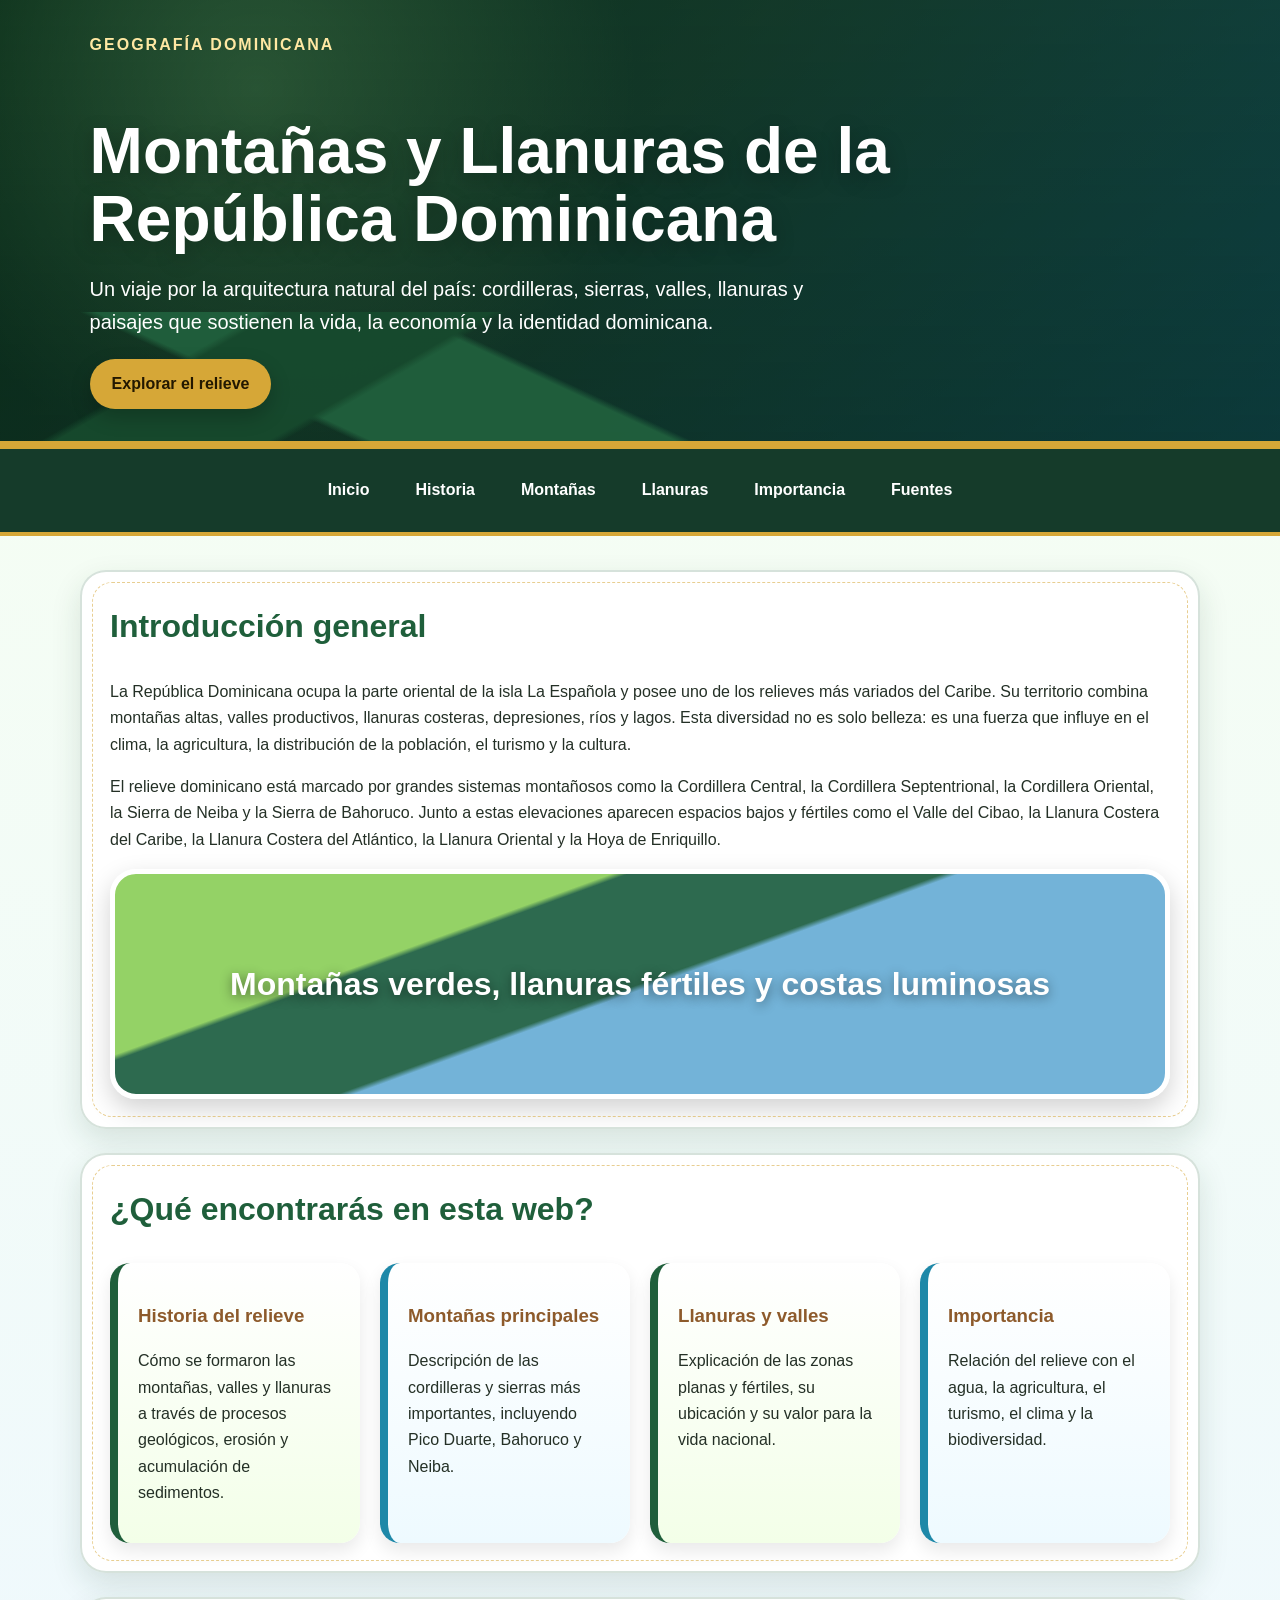
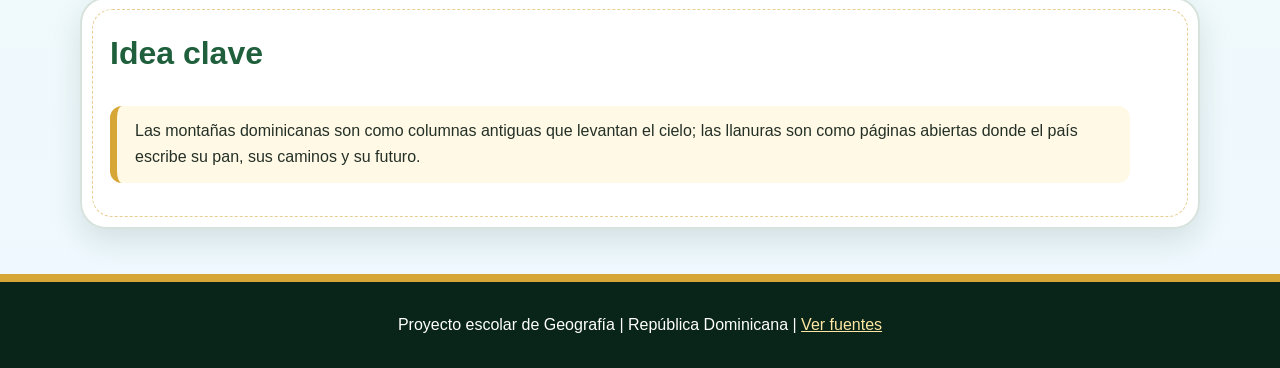
<file: index.html>
<!DOCTYPE html><html lang="es"><head><meta charset="UTF-8"><meta name="viewport" content="width=device-width, initial-scale=1.0"><title>Montañas y Llanuras de la República Dominicana</title><link rel="stylesheet" href="styles.css"></head><body>
<header class="hero"><div class="logo">Geografía Dominicana</div><div class="hero-content"><h1>Montañas y Llanuras de la República Dominicana</h1><p>Un viaje por la arquitectura natural del país: cordilleras, sierras, valles, llanuras y paisajes que sostienen la vida, la economía y la identidad dominicana.</p><a class="btn" href="montanas.html">Explorar el relieve</a></div></header>
<nav><a href="index.html">Inicio</a><a href="historia.html">Historia</a><a href="montanas.html">Montañas</a><a href="llanuras.html">Llanuras</a><a href="importancia.html">Importancia</a><a href="fuentes.html">Fuentes</a></nav>
<main>
<section class="card"><h2>Introducción general</h2><p>La República Dominicana ocupa la parte oriental de la isla La Española y posee uno de los relieves más variados del Caribe. Su territorio combina montañas altas, valles productivos, llanuras costeras, depresiones, ríos y lagos. Esta diversidad no es solo belleza: es una fuerza que influye en el clima, la agricultura, la distribución de la población, el turismo y la cultura.</p><p>El relieve dominicano está marcado por grandes sistemas montañosos como la Cordillera Central, la Cordillera Septentrional, la Cordillera Oriental, la Sierra de Neiba y la Sierra de Bahoruco. Junto a estas elevaciones aparecen espacios bajos y fértiles como el Valle del Cibao, la Llanura Costera del Caribe, la Llanura Costera del Atlántico, la Llanura Oriental y la Hoya de Enriquillo.</p><div class="banner">Montañas verdes, llanuras fértiles y costas luminosas</div></section>
<section class="card"><h2>¿Qué encontrarás en esta web?</h2><div class="grid"><div class="mini"><h3>Historia del relieve</h3><p>Cómo se formaron las montañas, valles y llanuras a través de procesos geológicos, erosión y acumulación de sedimentos.</p></div><div class="mini"><h3>Montañas principales</h3><p>Descripción de las cordilleras y sierras más importantes, incluyendo Pico Duarte, Bahoruco y Neiba.</p></div><div class="mini"><h3>Llanuras y valles</h3><p>Explicación de las zonas planas y fértiles, su ubicación y su valor para la vida nacional.</p></div><div class="mini"><h3>Importancia</h3><p>Relación del relieve con el agua, la agricultura, el turismo, el clima y la biodiversidad.</p></div></div></section>
<section class="card"><h2>Idea clave</h2><blockquote>Las montañas dominicanas son como columnas antiguas que levantan el cielo; las llanuras son como páginas abiertas donde el país escribe su pan, sus caminos y su futuro.</blockquote></section>
</main><footer class="footer">Proyecto escolar de Geografía | República Dominicana | <a href="fuentes.html">Ver fuentes</a></footer></body></html>
</file>
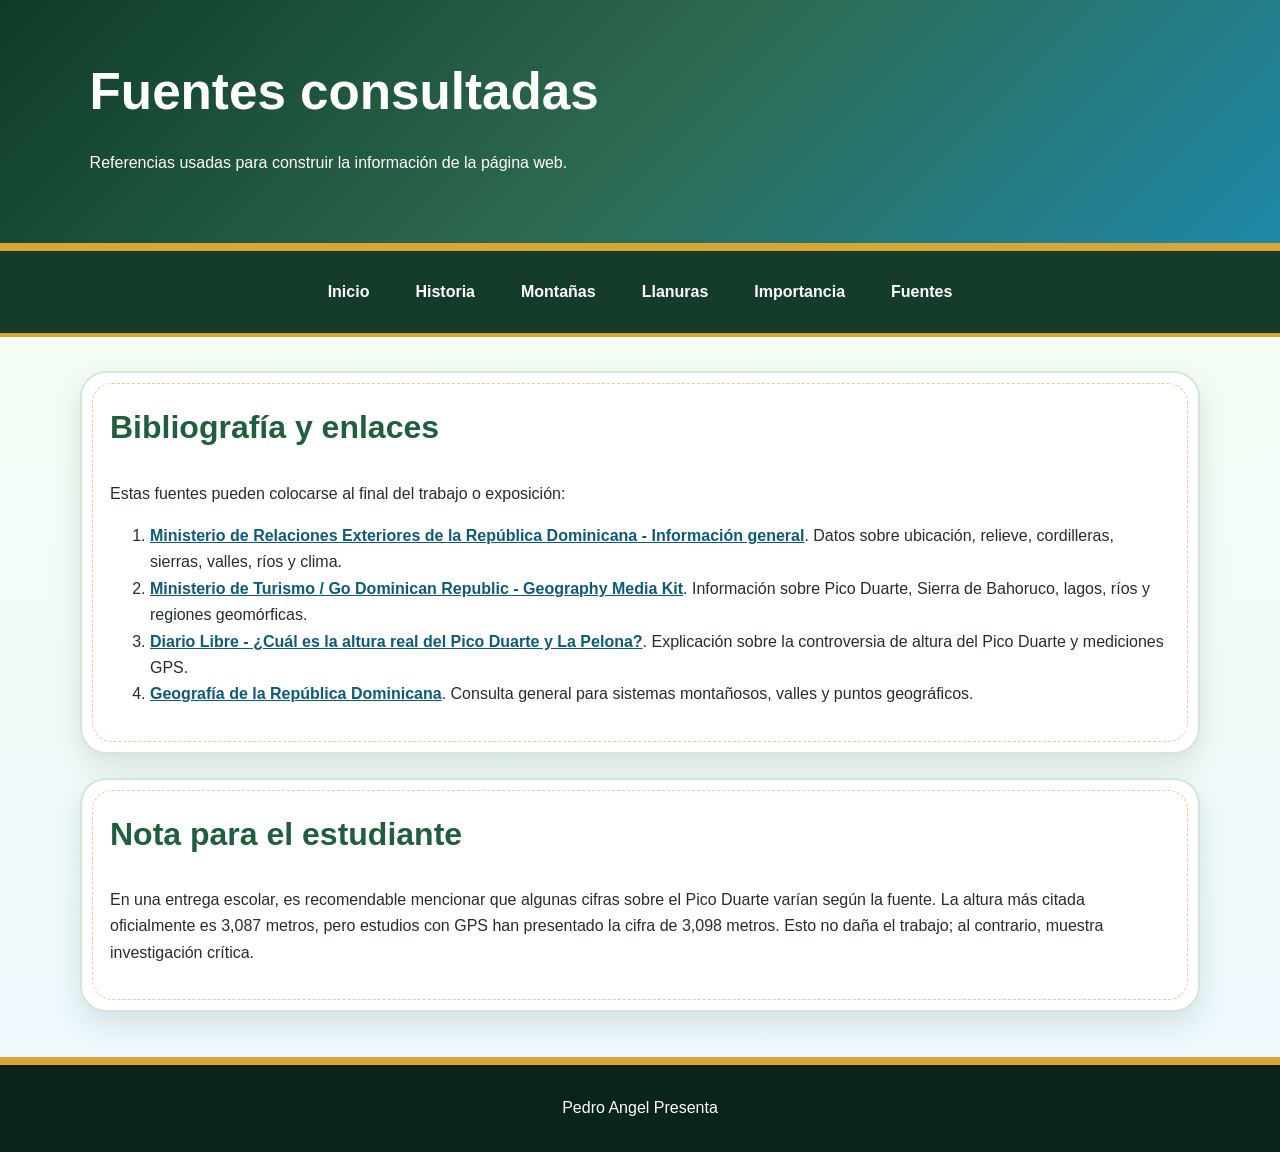
<file: fuentes.html>
<!DOCTYPE html><html lang="es"><head><meta charset="UTF-8"><meta name="viewport" content="width=device-width, initial-scale=1.0"><title>Fuentes Consultadas</title><link rel="stylesheet" href="styles.css"></head><body><section class="page-title"><h1>Fuentes consultadas</h1><p>Referencias usadas para construir la información de la página web.</p></section><nav><a href="index.html">Inicio</a><a href="historia.html">Historia</a><a href="montanas.html">Montañas</a><a href="llanuras.html">Llanuras</a><a href="importancia.html">Importancia</a><a href="fuentes.html">Fuentes</a></nav><main>
<section class="card source-list"><h2>Bibliografía y enlaces</h2><p>Estas fuentes pueden colocarse al final del trabajo o exposición:</p><ol><li><a href="https://mirex.gob.do/informacion-general/" target="_blank">Ministerio de Relaciones Exteriores de la República Dominicana - Información general</a>. Datos sobre ubicación, relieve, cordilleras, sierras, valles, ríos y clima.</li><li><a href="https://assets.simpleviewinc.com/simpleview/image/upload/v1/clients/dominicanrepublic/newsroom_media_kit_2018_geography_e1632731-ed12-4391-9256-09ce1758d841.pdf" target="_blank">Ministerio de Turismo / Go Dominican Republic - Geography Media Kit</a>. Información sobre Pico Duarte, Sierra de Bahoruco, lagos, ríos y regiones geomórficas.</li><li><a href="https://www.diariolibre.com/actualidad/medioambiente/cual-es-la-altura-real-del-pico-duarte-y-la-pelona-MJ19675119" target="_blank">Diario Libre - ¿Cuál es la altura real del Pico Duarte y La Pelona?</a>. Explicación sobre la controversia de altura del Pico Duarte y mediciones GPS.</li><li><a href="https://es.wikipedia.org/wiki/Geograf%C3%ADa_de_la_Rep%C3%BAblica_Dominicana" target="_blank">Geografía de la República Dominicana</a>. Consulta general para sistemas montañosos, valles y puntos geográficos.</li></ol></section>
<section class="card"><h2>Nota para el estudiante</h2><p>En una entrega escolar, es recomendable mencionar que algunas cifras sobre el Pico Duarte varían según la fuente. La altura más citada oficialmente es 3,087 metros, pero estudios con GPS han presentado la cifra de 3,098 metros. Esto no daña el trabajo; al contrario, muestra investigación crítica.</p></section>
</main><footer class="footer">Pedro Angel Presenta</footer></body></html>
</file>
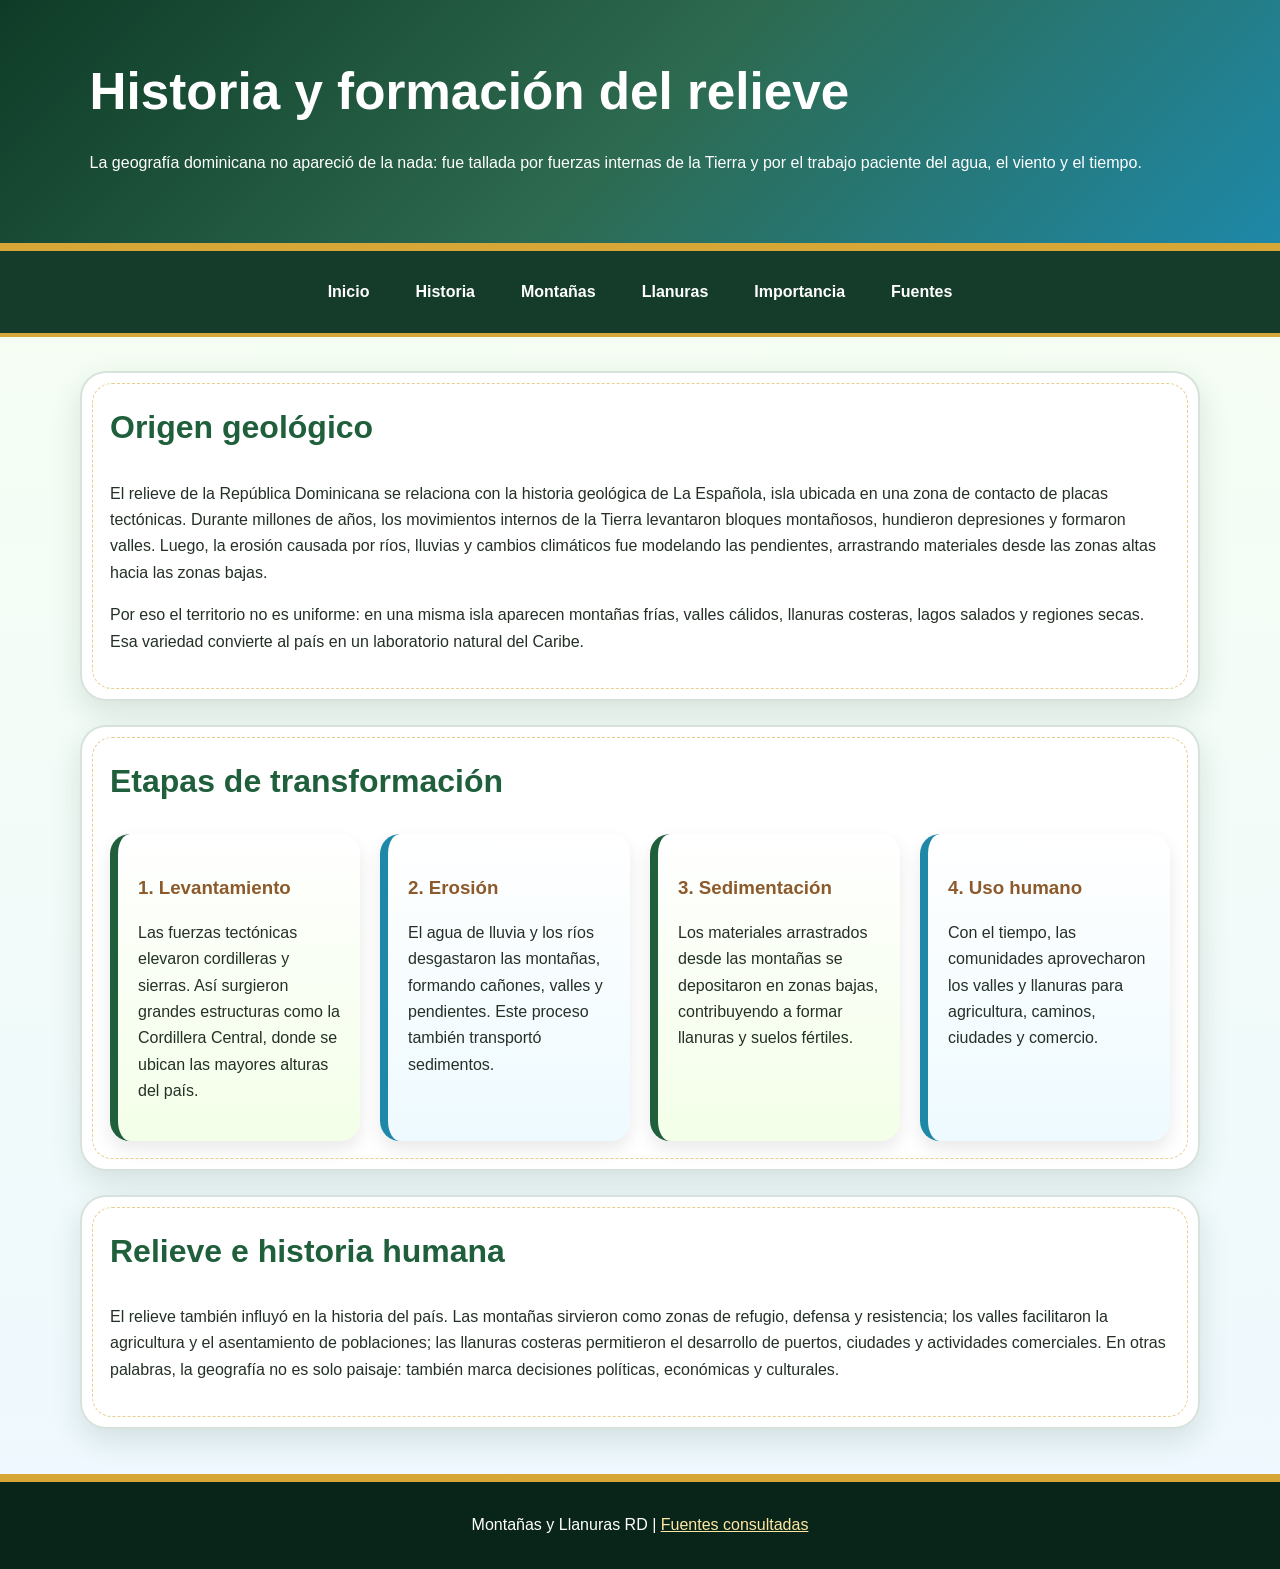
<file: historia.html>
<!DOCTYPE html><html lang="es"><head><meta charset="UTF-8"><meta name="viewport" content="width=device-width, initial-scale=1.0"><title>Historia del Relieve Dominicano</title><link rel="stylesheet" href="styles.css"></head><body><section class="page-title"><h1>Historia y formación del relieve</h1><p>La geografía dominicana no apareció de la nada: fue tallada por fuerzas internas de la Tierra y por el trabajo paciente del agua, el viento y el tiempo.</p></section><nav><a href="index.html">Inicio</a><a href="historia.html">Historia</a><a href="montanas.html">Montañas</a><a href="llanuras.html">Llanuras</a><a href="importancia.html">Importancia</a><a href="fuentes.html">Fuentes</a></nav><main>
<section class="card"><h2>Origen geológico</h2><p>El relieve de la República Dominicana se relaciona con la historia geológica de La Española, isla ubicada en una zona de contacto de placas tectónicas. Durante millones de años, los movimientos internos de la Tierra levantaron bloques montañosos, hundieron depresiones y formaron valles. Luego, la erosión causada por ríos, lluvias y cambios climáticos fue modelando las pendientes, arrastrando materiales desde las zonas altas hacia las zonas bajas.</p><p>Por eso el territorio no es uniforme: en una misma isla aparecen montañas frías, valles cálidos, llanuras costeras, lagos salados y regiones secas. Esa variedad convierte al país en un laboratorio natural del Caribe.</p></section>
<section class="card"><h2>Etapas de transformación</h2><div class="grid"><div class="mini"><h3>1. Levantamiento</h3><p>Las fuerzas tectónicas elevaron cordilleras y sierras. Así surgieron grandes estructuras como la Cordillera Central, donde se ubican las mayores alturas del país.</p></div><div class="mini"><h3>2. Erosión</h3><p>El agua de lluvia y los ríos desgastaron las montañas, formando cañones, valles y pendientes. Este proceso también transportó sedimentos.</p></div><div class="mini"><h3>3. Sedimentación</h3><p>Los materiales arrastrados desde las montañas se depositaron en zonas bajas, contribuyendo a formar llanuras y suelos fértiles.</p></div><div class="mini"><h3>4. Uso humano</h3><p>Con el tiempo, las comunidades aprovecharon los valles y llanuras para agricultura, caminos, ciudades y comercio.</p></div></div></section>
<section class="card"><h2>Relieve e historia humana</h2><p>El relieve también influyó en la historia del país. Las montañas sirvieron como zonas de refugio, defensa y resistencia; los valles facilitaron la agricultura y el asentamiento de poblaciones; las llanuras costeras permitieron el desarrollo de puertos, ciudades y actividades comerciales. En otras palabras, la geografía no es solo paisaje: también marca decisiones políticas, económicas y culturales.</p></section>
</main><footer class="footer">Montañas y Llanuras RD | <a href="fuentes.html">Fuentes consultadas</a></footer></body></html>
</file>
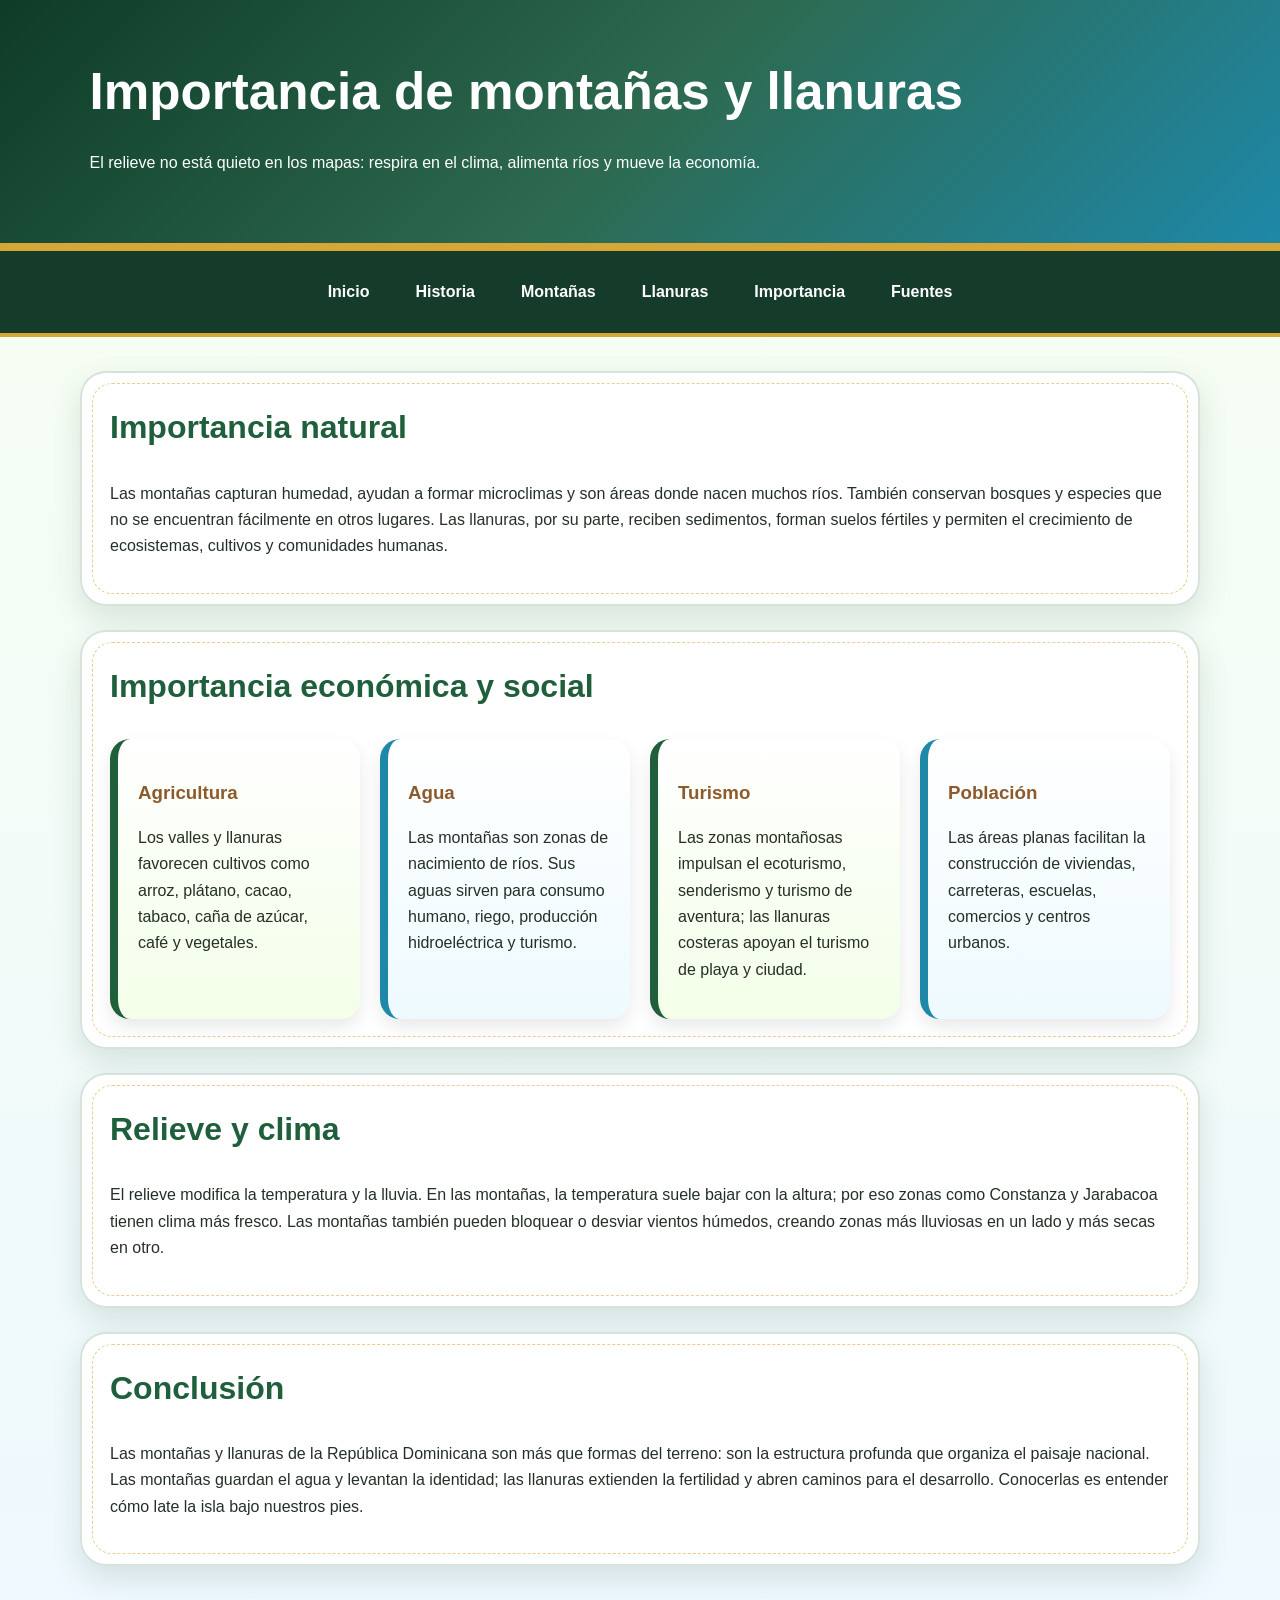
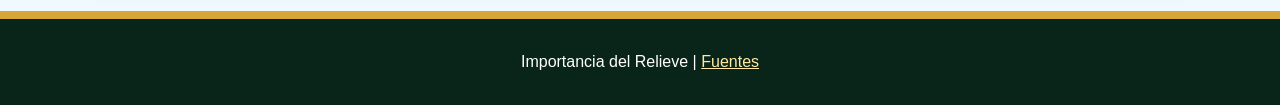
<file: importancia.html>
<!DOCTYPE html><html lang="es"><head><meta charset="UTF-8"><meta name="viewport" content="width=device-width, initial-scale=1.0"><title>Importancia del Relieve</title><link rel="stylesheet" href="styles.css"></head><body><section class="page-title"><h1>Importancia de montañas y llanuras</h1><p>El relieve no está quieto en los mapas: respira en el clima, alimenta ríos y mueve la economía.</p></section><nav><a href="index.html">Inicio</a><a href="historia.html">Historia</a><a href="montanas.html">Montañas</a><a href="llanuras.html">Llanuras</a><a href="importancia.html">Importancia</a><a href="fuentes.html">Fuentes</a></nav><main>
<section class="card"><h2>Importancia natural</h2><p>Las montañas capturan humedad, ayudan a formar microclimas y son áreas donde nacen muchos ríos. También conservan bosques y especies que no se encuentran fácilmente en otros lugares. Las llanuras, por su parte, reciben sedimentos, forman suelos fértiles y permiten el crecimiento de ecosistemas, cultivos y comunidades humanas.</p></section>
<section class="card"><h2>Importancia económica y social</h2><div class="grid"><div class="mini"><h3>Agricultura</h3><p>Los valles y llanuras favorecen cultivos como arroz, plátano, cacao, tabaco, caña de azúcar, café y vegetales.</p></div><div class="mini"><h3>Agua</h3><p>Las montañas son zonas de nacimiento de ríos. Sus aguas sirven para consumo humano, riego, producción hidroeléctrica y turismo.</p></div><div class="mini"><h3>Turismo</h3><p>Las zonas montañosas impulsan el ecoturismo, senderismo y turismo de aventura; las llanuras costeras apoyan el turismo de playa y ciudad.</p></div><div class="mini"><h3>Población</h3><p>Las áreas planas facilitan la construcción de viviendas, carreteras, escuelas, comercios y centros urbanos.</p></div></div></section>
<section class="card"><h2>Relieve y clima</h2><p>El relieve modifica la temperatura y la lluvia. En las montañas, la temperatura suele bajar con la altura; por eso zonas como Constanza y Jarabacoa tienen clima más fresco. Las montañas también pueden bloquear o desviar vientos húmedos, creando zonas más lluviosas en un lado y más secas en otro.</p></section>
<section class="card"><h2>Conclusión</h2><p>Las montañas y llanuras de la República Dominicana son más que formas del terreno: son la estructura profunda que organiza el paisaje nacional. Las montañas guardan el agua y levantan la identidad; las llanuras extienden la fertilidad y abren caminos para el desarrollo. Conocerlas es entender cómo late la isla bajo nuestros pies.</p></section>
</main><footer class="footer">Importancia del Relieve | <a href="fuentes.html">Fuentes</a></footer></body></html>
</file>
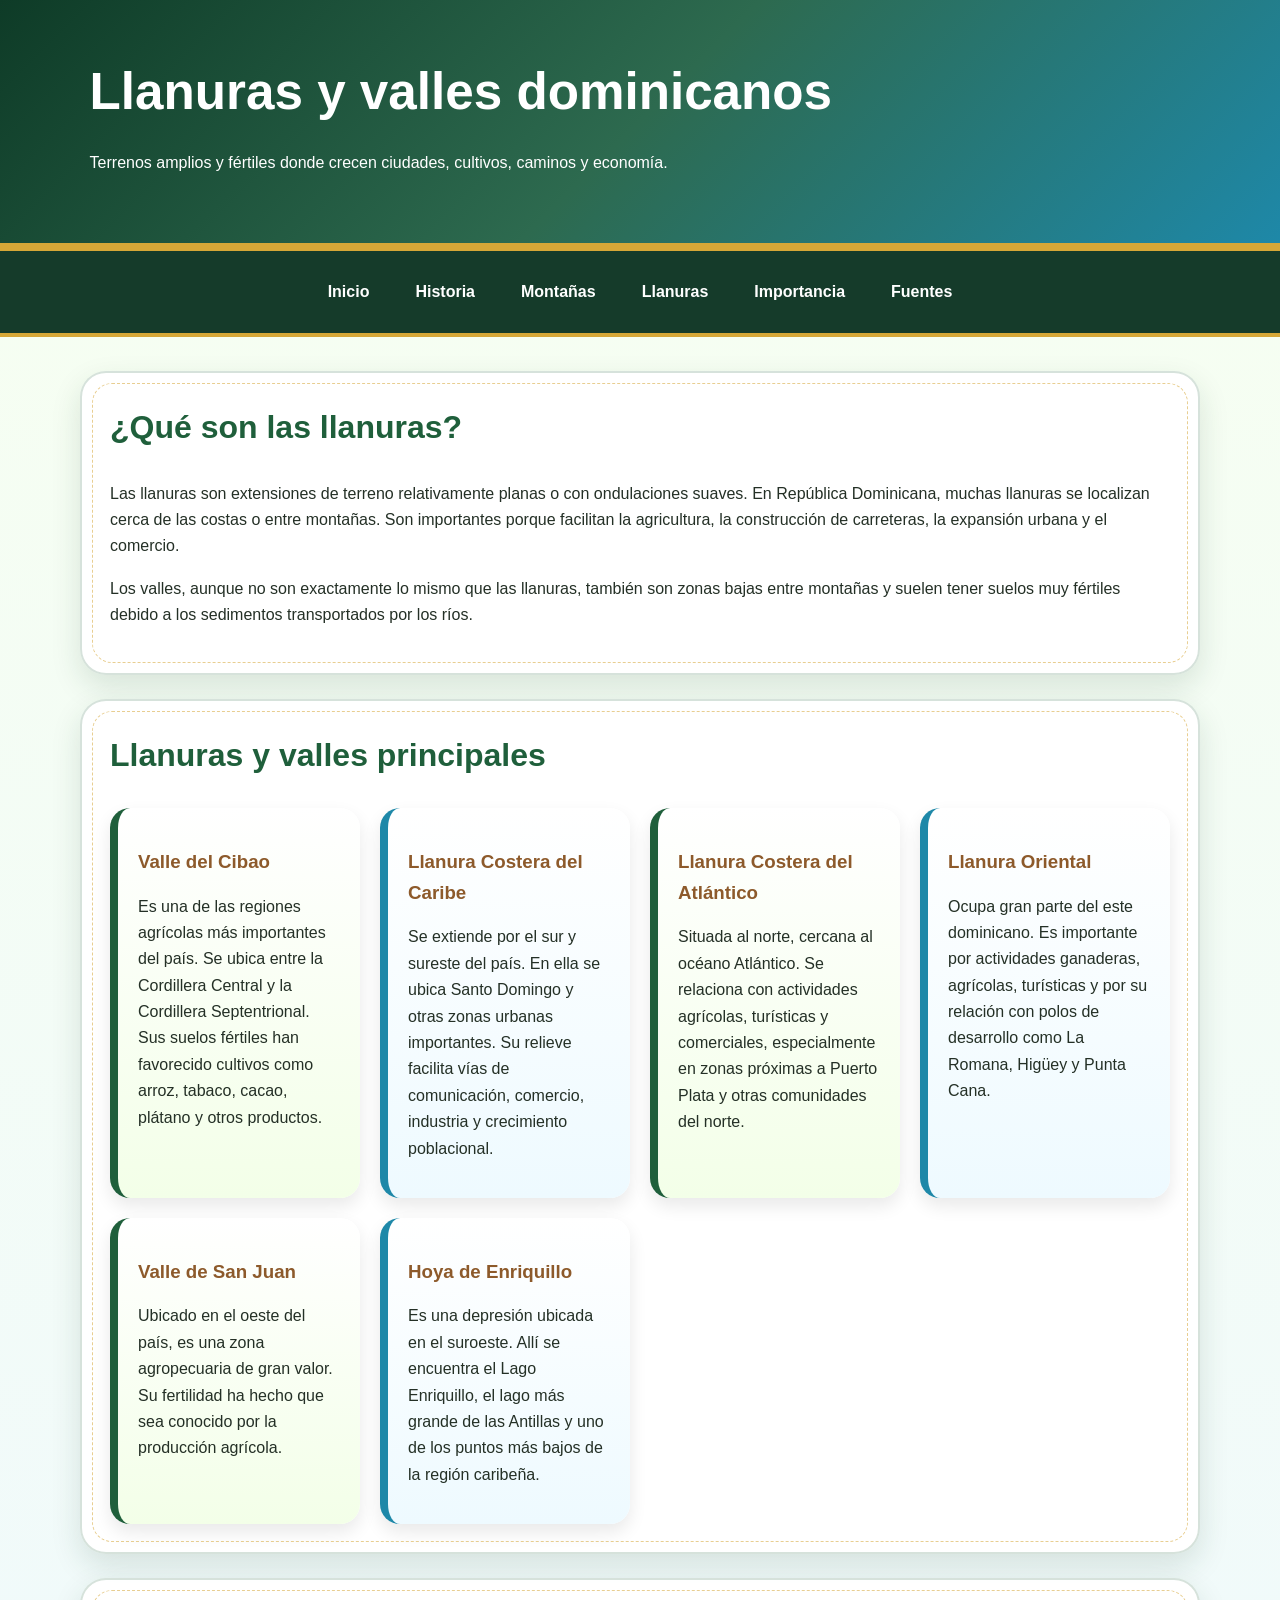
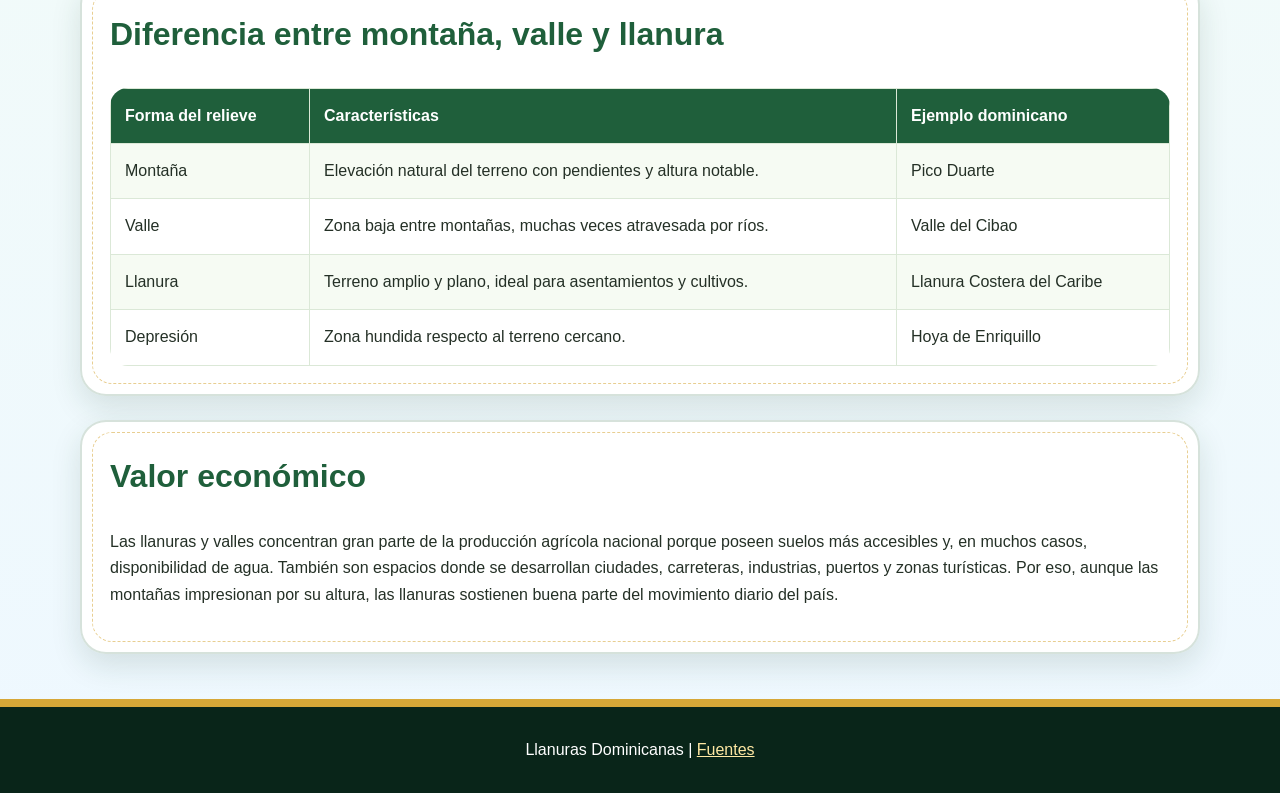
<file: llanuras.html>
<!DOCTYPE html><html lang="es"><head><meta charset="UTF-8"><meta name="viewport" content="width=device-width, initial-scale=1.0"><title>Llanuras Dominicanas</title><link rel="stylesheet" href="styles.css"></head><body><section class="page-title"><h1>Llanuras y valles dominicanos</h1><p>Terrenos amplios y fértiles donde crecen ciudades, cultivos, caminos y economía.</p></section><nav><a href="index.html">Inicio</a><a href="historia.html">Historia</a><a href="montanas.html">Montañas</a><a href="llanuras.html">Llanuras</a><a href="importancia.html">Importancia</a><a href="fuentes.html">Fuentes</a></nav><main>
<section class="card"><h2>¿Qué son las llanuras?</h2><p>Las llanuras son extensiones de terreno relativamente planas o con ondulaciones suaves. En República Dominicana, muchas llanuras se localizan cerca de las costas o entre montañas. Son importantes porque facilitan la agricultura, la construcción de carreteras, la expansión urbana y el comercio.</p><p>Los valles, aunque no son exactamente lo mismo que las llanuras, también son zonas bajas entre montañas y suelen tener suelos muy fértiles debido a los sedimentos transportados por los ríos.</p></section>
<section class="card"><h2>Llanuras y valles principales</h2><div class="grid"><div class="mini"><h3>Valle del Cibao</h3><p>Es una de las regiones agrícolas más importantes del país. Se ubica entre la Cordillera Central y la Cordillera Septentrional. Sus suelos fértiles han favorecido cultivos como arroz, tabaco, cacao, plátano y otros productos.</p></div><div class="mini"><h3>Llanura Costera del Caribe</h3><p>Se extiende por el sur y sureste del país. En ella se ubica Santo Domingo y otras zonas urbanas importantes. Su relieve facilita vías de comunicación, comercio, industria y crecimiento poblacional.</p></div><div class="mini"><h3>Llanura Costera del Atlántico</h3><p>Situada al norte, cercana al océano Atlántico. Se relaciona con actividades agrícolas, turísticas y comerciales, especialmente en zonas próximas a Puerto Plata y otras comunidades del norte.</p></div><div class="mini"><h3>Llanura Oriental</h3><p>Ocupa gran parte del este dominicano. Es importante por actividades ganaderas, agrícolas, turísticas y por su relación con polos de desarrollo como La Romana, Higüey y Punta Cana.</p></div><div class="mini"><h3>Valle de San Juan</h3><p>Ubicado en el oeste del país, es una zona agropecuaria de gran valor. Su fertilidad ha hecho que sea conocido por la producción agrícola.</p></div><div class="mini"><h3>Hoya de Enriquillo</h3><p>Es una depresión ubicada en el suroeste. Allí se encuentra el Lago Enriquillo, el lago más grande de las Antillas y uno de los puntos más bajos de la región caribeña.</p></div></div></section>
<section class="card"><h2>Diferencia entre montaña, valle y llanura</h2><table class="table"><tr><th>Forma del relieve</th><th>Características</th><th>Ejemplo dominicano</th></tr><tr><td>Montaña</td><td>Elevación natural del terreno con pendientes y altura notable.</td><td>Pico Duarte</td></tr><tr><td>Valle</td><td>Zona baja entre montañas, muchas veces atravesada por ríos.</td><td>Valle del Cibao</td></tr><tr><td>Llanura</td><td>Terreno amplio y plano, ideal para asentamientos y cultivos.</td><td>Llanura Costera del Caribe</td></tr><tr><td>Depresión</td><td>Zona hundida respecto al terreno cercano.</td><td>Hoya de Enriquillo</td></tr></table></section>
<section class="card"><h2>Valor económico</h2><p>Las llanuras y valles concentran gran parte de la producción agrícola nacional porque poseen suelos más accesibles y, en muchos casos, disponibilidad de agua. También son espacios donde se desarrollan ciudades, carreteras, industrias, puertos y zonas turísticas. Por eso, aunque las montañas impresionan por su altura, las llanuras sostienen buena parte del movimiento diario del país.</p></section>
</main><footer class="footer">Llanuras Dominicanas | <a href="fuentes.html">Fuentes</a></footer></body></html>
</file>
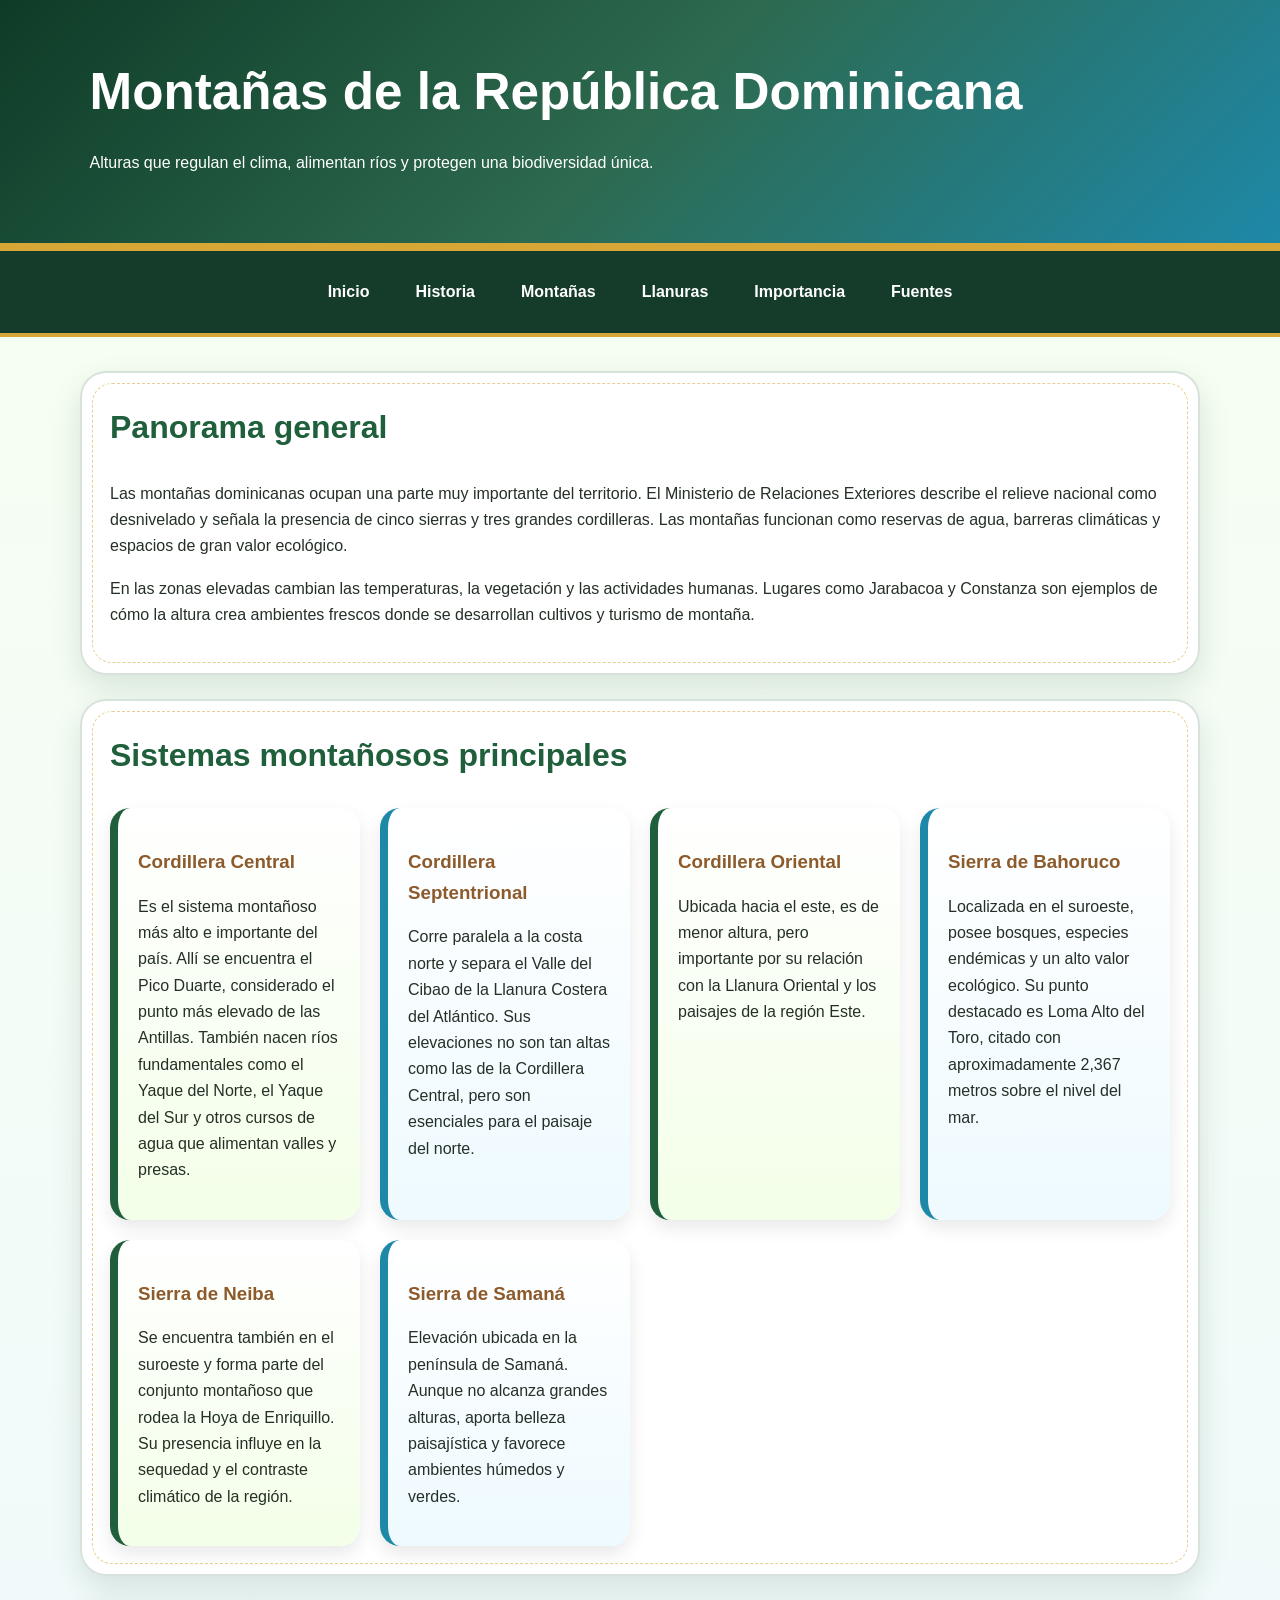
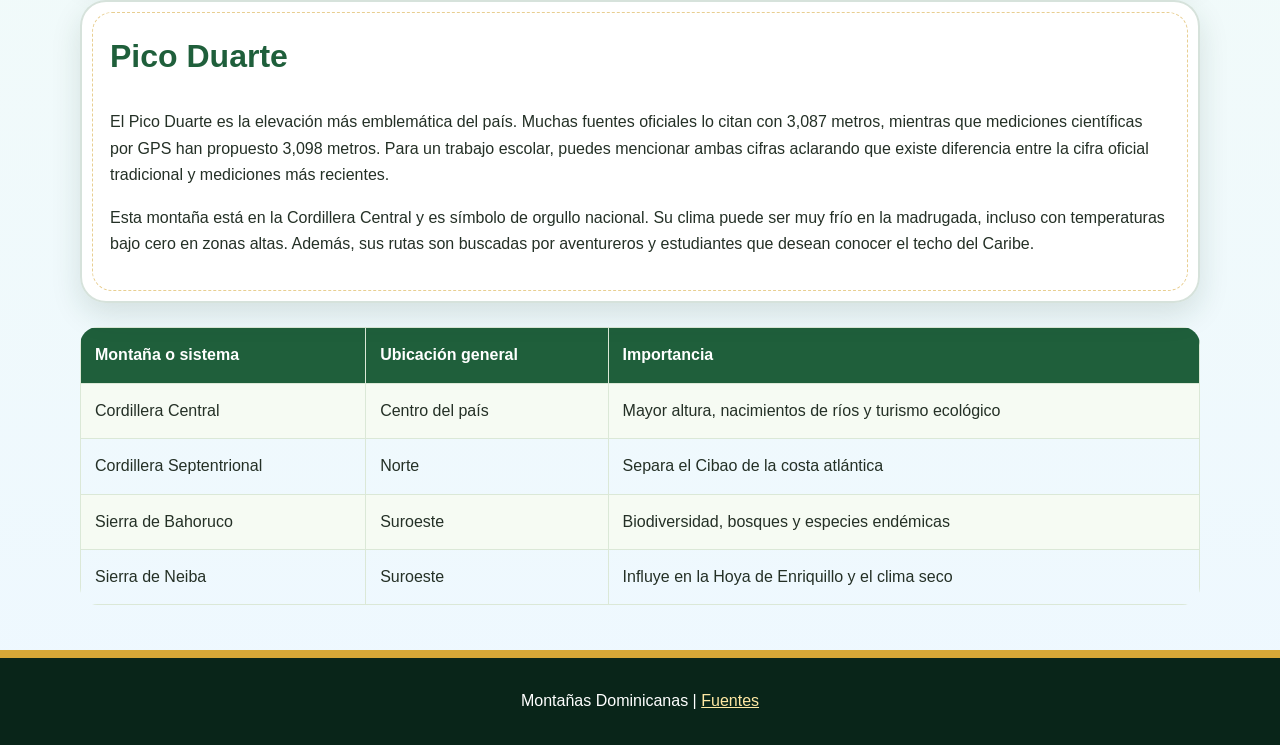
<file: montanas.html>
<!DOCTYPE html><html lang="es"><head><meta charset="UTF-8"><meta name="viewport" content="width=device-width, initial-scale=1.0"><title>Montañas Dominicanas</title><link rel="stylesheet" href="styles.css"></head><body><section class="page-title"><h1>Montañas de la República Dominicana</h1><p>Alturas que regulan el clima, alimentan ríos y protegen una biodiversidad única.</p></section><nav><a href="index.html">Inicio</a><a href="historia.html">Historia</a><a href="montanas.html">Montañas</a><a href="llanuras.html">Llanuras</a><a href="importancia.html">Importancia</a><a href="fuentes.html">Fuentes</a></nav><main>
<section class="card"><h2>Panorama general</h2><p>Las montañas dominicanas ocupan una parte muy importante del territorio. El Ministerio de Relaciones Exteriores describe el relieve nacional como desnivelado y señala la presencia de cinco sierras y tres grandes cordilleras. Las montañas funcionan como reservas de agua, barreras climáticas y espacios de gran valor ecológico.</p><p>En las zonas elevadas cambian las temperaturas, la vegetación y las actividades humanas. Lugares como Jarabacoa y Constanza son ejemplos de cómo la altura crea ambientes frescos donde se desarrollan cultivos y turismo de montaña.</p></section>
<section class="card"><h2>Sistemas montañosos principales</h2><div class="grid"><div class="mini"><h3>Cordillera Central</h3><p>Es el sistema montañoso más alto e importante del país. Allí se encuentra el Pico Duarte, considerado el punto más elevado de las Antillas. También nacen ríos fundamentales como el Yaque del Norte, el Yaque del Sur y otros cursos de agua que alimentan valles y presas.</p></div><div class="mini"><h3>Cordillera Septentrional</h3><p>Corre paralela a la costa norte y separa el Valle del Cibao de la Llanura Costera del Atlántico. Sus elevaciones no son tan altas como las de la Cordillera Central, pero son esenciales para el paisaje del norte.</p></div><div class="mini"><h3>Cordillera Oriental</h3><p>Ubicada hacia el este, es de menor altura, pero importante por su relación con la Llanura Oriental y los paisajes de la región Este.</p></div><div class="mini"><h3>Sierra de Bahoruco</h3><p>Localizada en el suroeste, posee bosques, especies endémicas y un alto valor ecológico. Su punto destacado es Loma Alto del Toro, citado con aproximadamente 2,367 metros sobre el nivel del mar.</p></div><div class="mini"><h3>Sierra de Neiba</h3><p>Se encuentra también en el suroeste y forma parte del conjunto montañoso que rodea la Hoya de Enriquillo. Su presencia influye en la sequedad y el contraste climático de la región.</p></div><div class="mini"><h3>Sierra de Samaná</h3><p>Elevación ubicada en la península de Samaná. Aunque no alcanza grandes alturas, aporta belleza paisajística y favorece ambientes húmedos y verdes.</p></div></div></section>
<section class="card"><h2>Pico Duarte</h2><p>El Pico Duarte es la elevación más emblemática del país. Muchas fuentes oficiales lo citan con 3,087 metros, mientras que mediciones científicas por GPS han propuesto 3,098 metros. Para un trabajo escolar, puedes mencionar ambas cifras aclarando que existe diferencia entre la cifra oficial tradicional y mediciones más recientes.</p><p>Esta montaña está en la Cordillera Central y es símbolo de orgullo nacional. Su clima puede ser muy frío en la madrugada, incluso con temperaturas bajo cero en zonas altas. Además, sus rutas son buscadas por aventureros y estudiantes que desean conocer el techo del Caribe.</p></section>
<table class="table"><tr><th>Montaña o sistema</th><th>Ubicación general</th><th>Importancia</th></tr><tr><td>Cordillera Central</td><td>Centro del país</td><td>Mayor altura, nacimientos de ríos y turismo ecológico</td></tr><tr><td>Cordillera Septentrional</td><td>Norte</td><td>Separa el Cibao de la costa atlántica</td></tr><tr><td>Sierra de Bahoruco</td><td>Suroeste</td><td>Biodiversidad, bosques y especies endémicas</td></tr><tr><td>Sierra de Neiba</td><td>Suroeste</td><td>Influye en la Hoya de Enriquillo y el clima seco</td></tr></table>
</main><footer class="footer">Montañas Dominicanas | <a href="fuentes.html">Fuentes</a></footer></body></html>
</file>
<file: styles.css>
:root{
  --verde:#1f5f3b;
  --verde-oscuro:#0c3322;
  --verde-claro:#dcedc8;
  --azul:#1e88a8;
  --crema:#fff8e7;
  --dorado:#d6a737;
  --tierra:#8d5a2b;
  --texto:#243026;
  --blanco:#ffffff;
}
*{box-sizing:border-box;scroll-behavior:smooth}
body{margin:0;font-family:'Segoe UI',Arial,sans-serif;background:linear-gradient(180deg,#f7fff0,#eef8ff);color:var(--texto);line-height:1.65}
header.hero{min-height:430px;padding:32px 7%;color:white;background:linear-gradient(rgba(5,30,20,.65),rgba(5,30,20,.75)), radial-gradient(circle at 20% 20%,#6fbf73,transparent 35%), linear-gradient(135deg,#10451f,#2d6a4f 45%,#1e88a8);position:relative;overflow:hidden;border-bottom:8px solid var(--dorado)}
header.hero:after{content:"";position:absolute;left:-5%;right:-5%;bottom:-1px;height:130px;background:linear-gradient(150deg,transparent 20%,#174b2e 21% 34%,transparent 35%),linear-gradient(25deg,transparent 25%,#21623e 26% 44%,transparent 45%);opacity:.9}
.logo{font-weight:800;letter-spacing:2px;text-transform:uppercase;color:#ffe8a3}.hero-content{max-width:900px;position:relative;z-index:2;margin-top:60px}.hero h1{font-size:clamp(2.1rem,5vw,4.5rem);line-height:1.05;margin:0;text-shadow:0 6px 20px rgba(0,0,0,.25)}.hero p{font-size:1.25rem;max-width:760px}.btn{display:inline-block;background:var(--dorado);color:#231800;text-decoration:none;font-weight:800;padding:12px 22px;border-radius:999px;box-shadow:0 8px 20px rgba(0,0,0,.22);transition:.25s}.btn:hover{transform:translateY(-3px);background:#f0c24a}
nav{position:sticky;top:0;z-index:10;background:rgba(12,51,34,.96);border-bottom:4px solid var(--dorado);text-align:center;padding:12px 10px}nav a{color:white;text-decoration:none;margin:8px 10px;display:inline-block;font-weight:700;padding:8px 13px;border-radius:18px}nav a:hover{background:rgba(255,255,255,.15);color:#ffe8a3}
main{width:min(1120px,92%);margin:34px auto}.card{background:rgba(255,255,255,.95);border:2px solid rgba(31,95,59,.18);border-radius:26px;padding:28px;margin:24px 0;box-shadow:0 12px 30px rgba(20,65,40,.13);position:relative;overflow:hidden}.card:before{content:"";position:absolute;inset:10px;border:1px dashed rgba(214,167,55,.55);border-radius:20px;pointer-events:none}.card h2{color:var(--verde);font-size:2rem;margin-top:0}.card h3{color:var(--tierra);margin-bottom:4px}.grid{display:grid;grid-template-columns:repeat(auto-fit,minmax(240px,1fr));gap:20px}.mini{background:linear-gradient(180deg,#fff,#f3ffe8);border-left:8px solid var(--verde);border-radius:20px;padding:20px;box-shadow:0 8px 18px rgba(0,0,0,.09)}.mini:nth-child(even){border-left-color:var(--azul);background:linear-gradient(180deg,#fff,#eefaff)}.highlight{background:linear-gradient(90deg,#fff7d2,#e9ffe1);border:2px solid #f0d27a;padding:18px;border-radius:18px}.banner{height:230px;border-radius:26px;border:5px solid white;box-shadow:0 10px 26px rgba(0,0,0,.18);display:flex;align-items:center;justify-content:center;text-align:center;font-weight:900;font-size:2rem;color:white;text-shadow:0 3px 12px rgba(0,0,0,.45);background:linear-gradient(160deg,#94d266 0 30%,#2d6a4f 31% 50%,#73b3d8 51%)}
.table{width:100%;border-collapse:collapse;overflow:hidden;border-radius:18px}.table th{background:var(--verde);color:white}.table th,.table td{padding:14px;border:1px solid #dbe8d7;text-align:left}.table tr:nth-child(even){background:#f6fbf3}blockquote{border-left:7px solid var(--dorado);padding:12px 18px;background:#fff9e6;border-radius:12px;margin-left:0}.footer{background:#092519;color:white;text-align:center;padding:30px;margin-top:45px;border-top:8px solid var(--dorado)}.footer a{color:#ffe8a3}.source-list a{color:#0d5b7a;font-weight:700}.tag{display:inline-block;background:#e6f4df;color:#174b2e;padding:5px 10px;border-radius:999px;font-weight:800;margin:3px}.page-title{background:linear-gradient(135deg,#0e3b27,#2d6a4f,#1e88a8);color:white;padding:50px 7%;border-bottom:8px solid var(--dorado)}.page-title h1{margin:0;font-size:clamp(2rem,4vw,3.4rem)}
@media(max-width:650px){nav a{font-size:.9rem;margin:4px}.card{padding:22px}.hero-content{margin-top:35px}}
</file>
